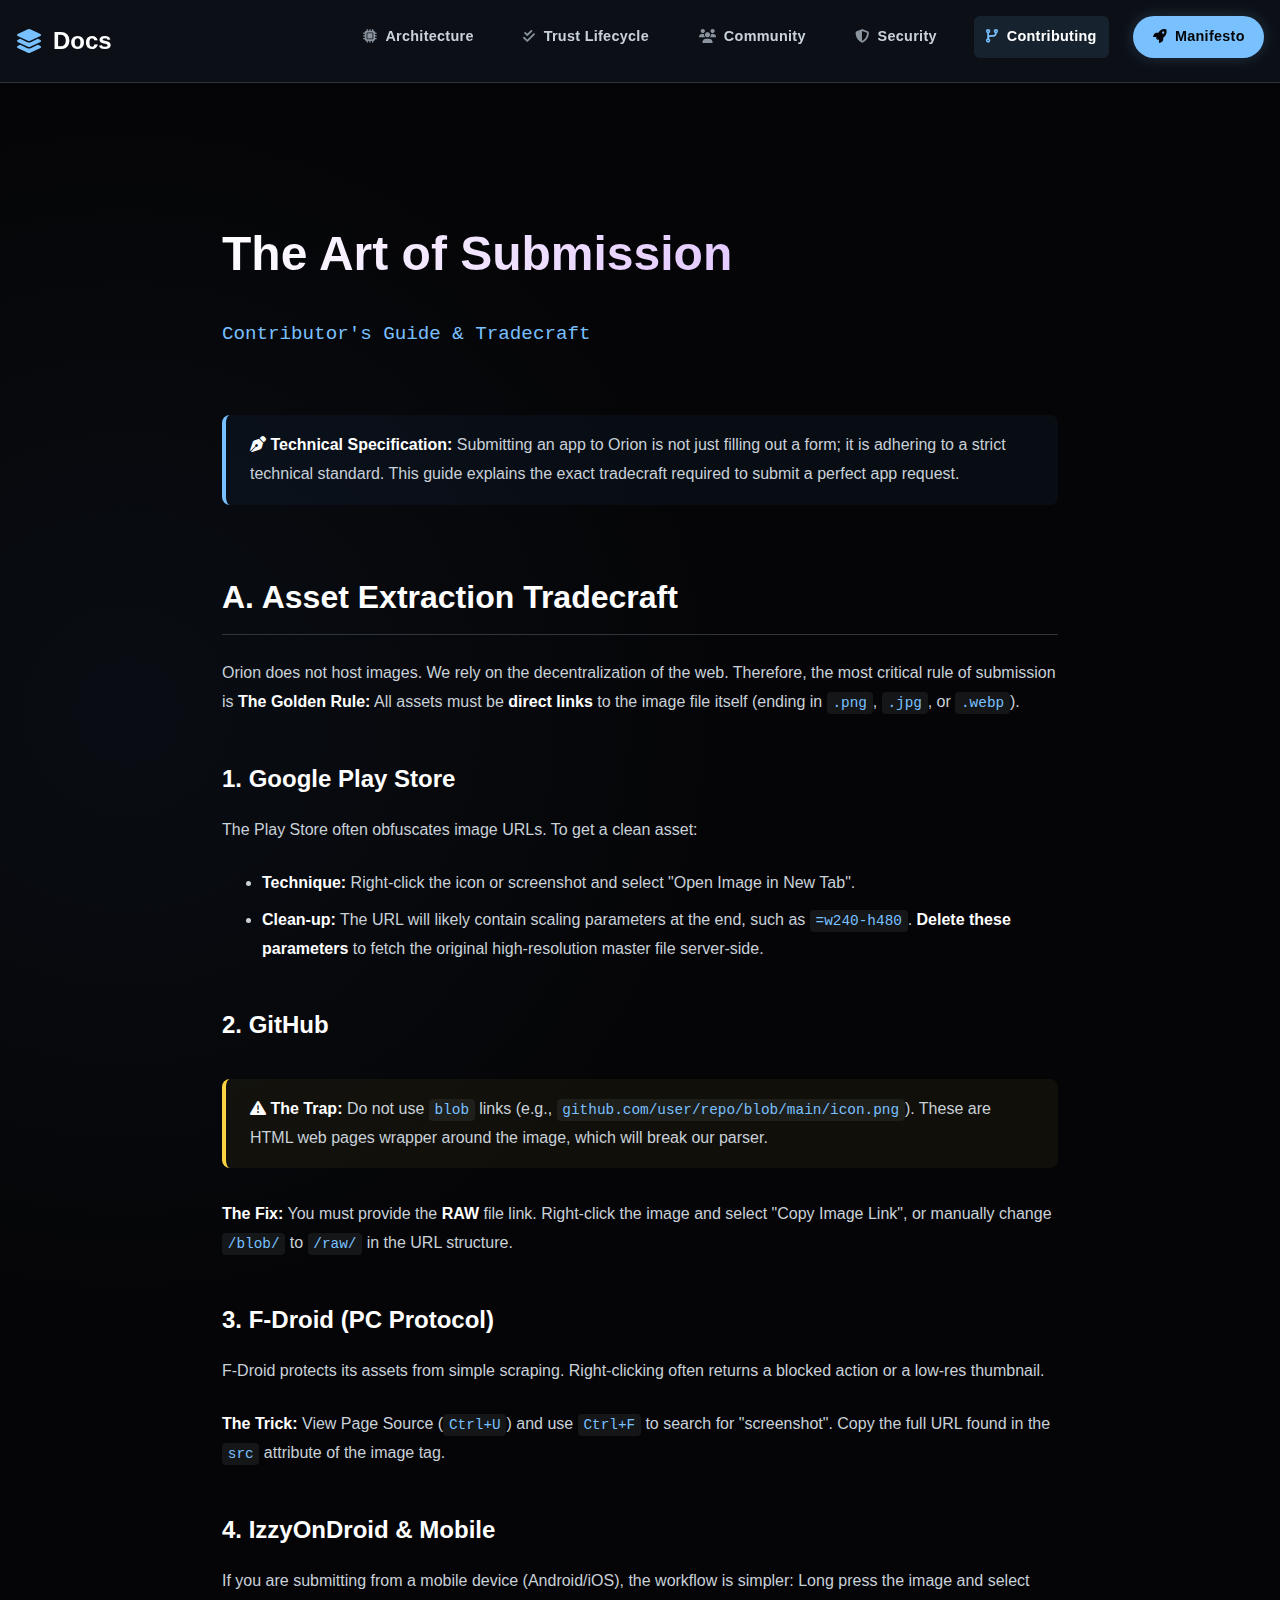
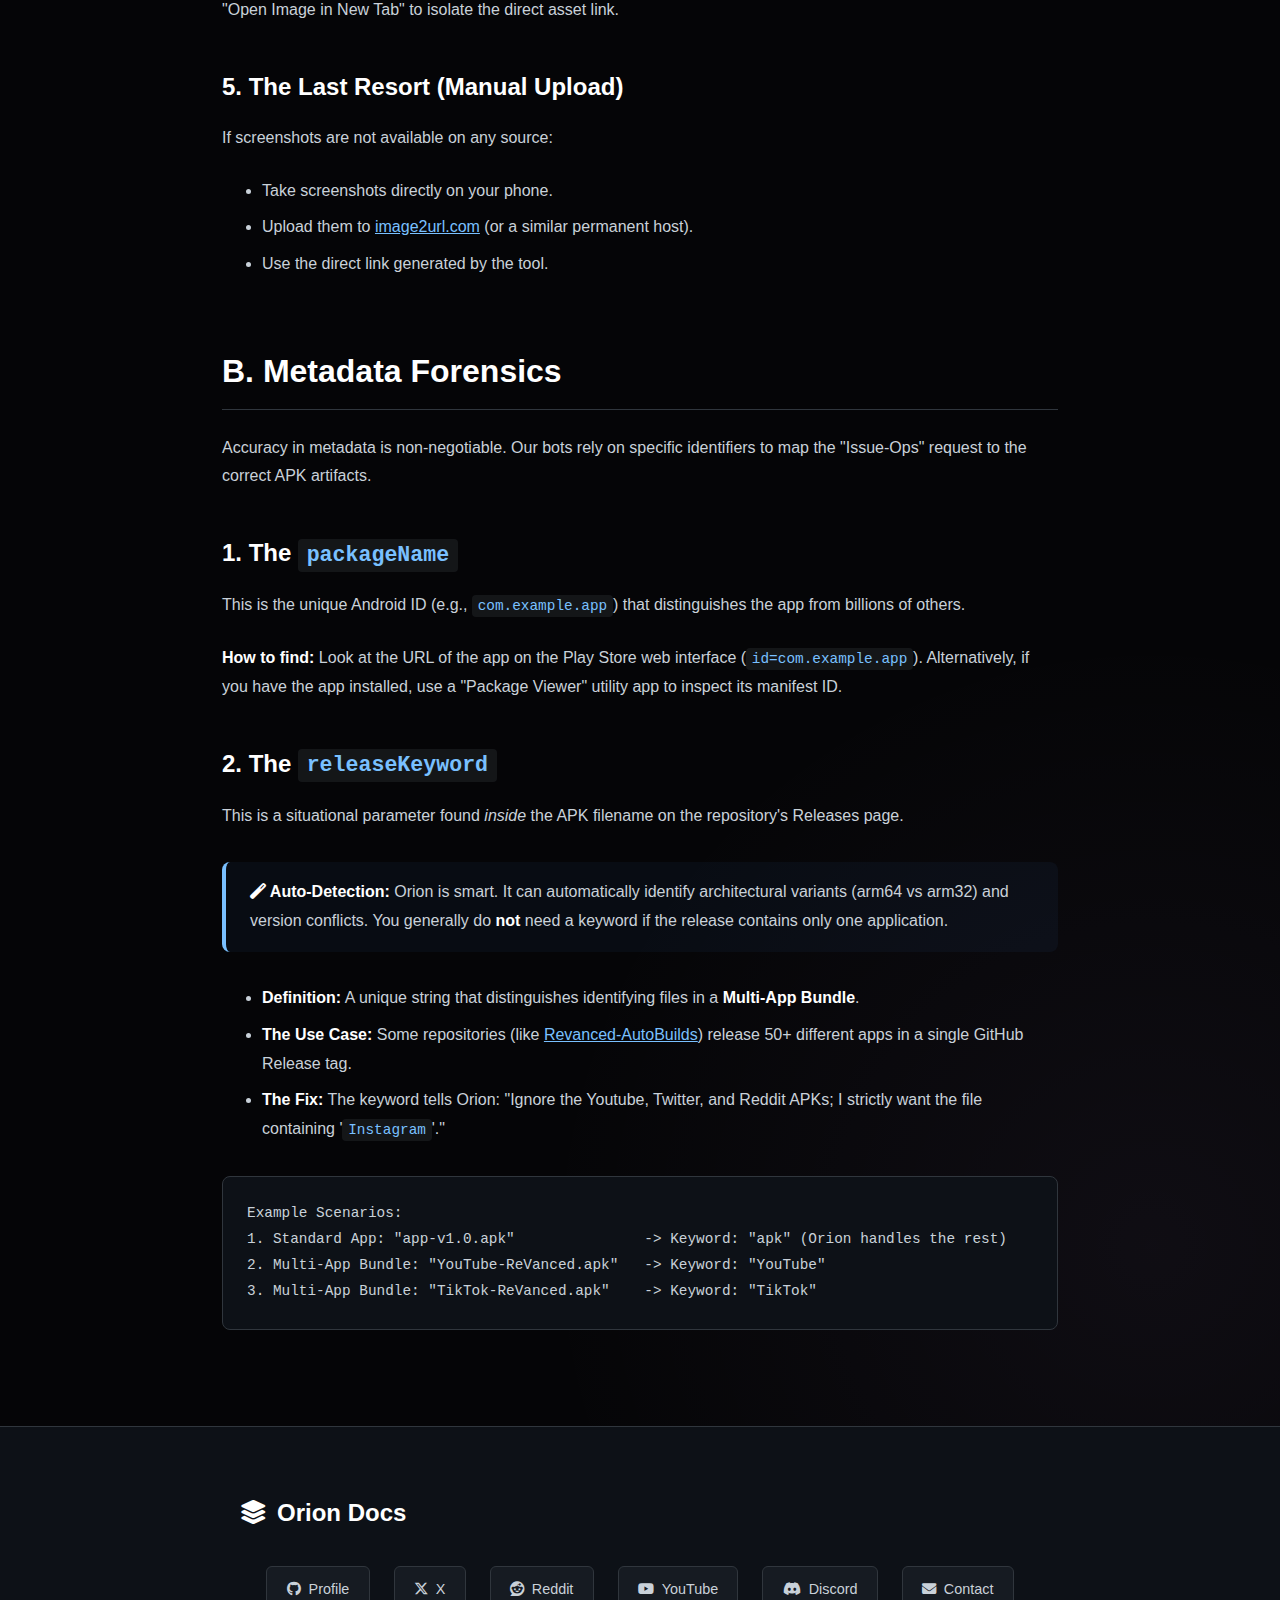
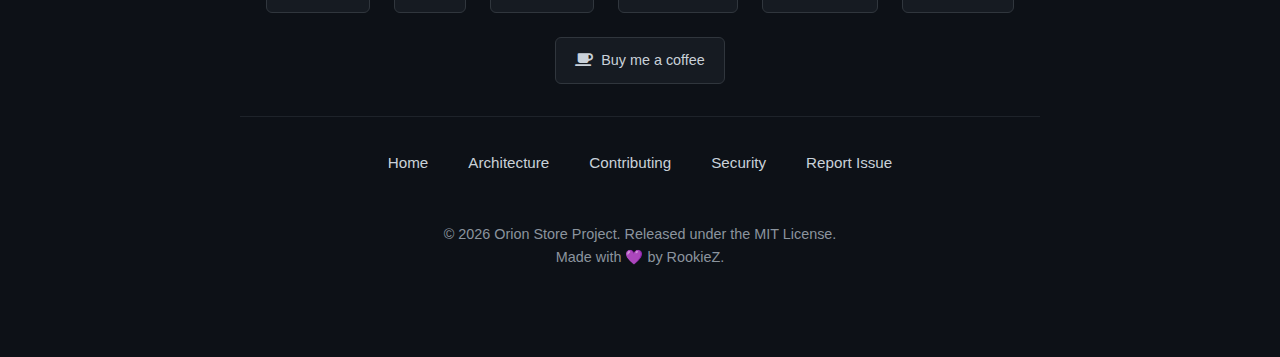
<file: contributor_guide.html>
<!DOCTYPE html>
<html lang="en">

<head>
    <meta charset="UTF-8">
    <meta name="viewport" content="width=device-width, initial-scale=1.0">
    <title>Contributor's Guide | Orion Store</title>
    <link rel="stylesheet" href="https://cdnjs.cloudflare.com/ajax/libs/font-awesome/6.4.0/css/all.min.css">
    <link rel="stylesheet" href="style.css">
</head>

<body>

    <header>
        <div class="nav-container">
            <a href="index.html" class="logo"><i class="fa-solid fa-layer-group"></i> Docs</a>
            <div class="hamburger" id="hamburger"><i class="fas fa-bars"></i></div>
            <ul class="nav-links" id="nav-links">
                <li><a href="architecture.html"><i class="fas fa-microchip"></i> Architecture</a></li>
                <li><a href="trust_lifecycle.html"><i class="fas fa-check-double"></i> Trust Lifecycle</a></li>
                <li><a href="community_engine.html"><i class="fas fa-users"></i> Community</a></li>
                <li><a href="security.html"><i class="fas fa-shield-halved"></i> Security</a></li>
                <li><a href="contributor_guide.html" class="active"><i class="fas fa-code-branch"></i> Contributing</a>
                </li>
                <li><a href="index.html#philosophy" class="nav-btn"><i class="fas fa-rocket"></i> Manifesto</a></li>
            </ul>
        </div>
    </header>

    <main>
        <h1 class="page-title">The Art of Submission</h1>
        <p class="subtitle">Contributor's Guide & Tradecraft</p>

        <div class="alert alert-note">
            <strong><i class="fas fa-pen-nib"></i> Technical Specification:</strong>
            Submitting an app to Orion is not just filling out a form; it is adhering to a strict technical standard.
            This guide explains the exact tradecraft required to submit a perfect app request.
        </div>

        <section>
            <h2>A. Asset Extraction Tradecraft</h2>
            <p>Orion does not host images. We rely on the decentralization of the web. Therefore, the most critical rule
                of submission is <strong>The Golden Rule:</strong> All assets must be <strong>direct links</strong> to
                the image file itself (ending in <code>.png</code>, <code>.jpg</code>, or <code>.webp</code>).</p>

            <h3>1. Google Play Store</h3>
            <p>The Play Store often obfuscates image URLs. To get a clean asset:</p>
            <ul>
                <li><strong>Technique:</strong> Right-click the icon or screenshot and select "Open Image in New Tab".
                </li>
                <li><strong>Clean-up:</strong> The URL will likely contain scaling parameters at the end, such as
                    <code>=w240-h480</code>. <strong>Delete these parameters</strong> to fetch the original
                    high-resolution master file server-side.
                </li>
            </ul>

            <h3>2. GitHub</h3>
            <div class="alert alert-warning">
                <strong><i class="fas fa-exclamation-triangle"></i> The Trap:</strong>
                Do not use <code>blob</code> links (e.g., <code>github.com/user/repo/blob/main/icon.png</code>). These
                are HTML web pages wrapper around the image, which will break our parser.
            </div>
            <p><strong>The Fix:</strong> You must provide the <strong>RAW</strong> file link. Right-click the image and
                select "Copy Image Link", or manually change <code>/blob/</code> to <code>/raw/</code> in the URL
                structure.</p>

            <h3>3. F-Droid (PC Protocol)</h3>
            <p>F-Droid protects its assets from simple scraping. Right-clicking often returns a blocked action or a
                low-res thumbnail.</p>
            <p><strong>The Trick:</strong> View Page Source (<code>Ctrl+U</code>) and use <code>Ctrl+F</code> to search
                for "screenshot". Copy the full URL found in the <code>src</code> attribute of the image tag.</p>

            <h3>4. IzzyOnDroid & Mobile</h3>
            <p>If you are submitting from a mobile device (Android/iOS), the workflow is simpler: Long press the image
                and select "Open Image in New Tab" to isolate the direct asset link.</p>
            <h3>5. The Last Resort (Manual Upload)</h3>
            <p>If screenshots are not available on any source:</p>
            <ul>
                <li>Take screenshots directly on your phone.</li>
                <li>Upload them to <a href="https://www.image2url.com" target="_blank"
                        style="color: var(--accent-primary);">image2url.com</a> (or a similar permanent host).</li>
                <li>Use the direct link generated by the tool.</li>
            </ul>
        </section>

        <section>
            <h2>B. Metadata Forensics</h2>
            <p>Accuracy in metadata is non-negotiable. Our bots rely on specific identifiers to map the "Issue-Ops"
                request to the correct APK artifacts.</p>

            <h3>1. The <code>packageName</code></h3>
            <p>This is the unique Android ID (e.g., <code>com.example.app</code>) that distinguishes the app from
                billions of others.</p>
            <p><strong>How to find:</strong> Look at the URL of the app on the Play Store web interface
                (<code>id=com.example.app</code>). Alternatively, if you have the app installed, use a "Package Viewer"
                utility app to inspect its manifest ID.</p>

            <h3>2. The <code>releaseKeyword</code></h3>
            <p>This is a situational parameter found <em>inside</em> the APK filename on the repository's Releases page.
            </p>

            <div class="alert alert-note">
                <strong><i class="fas fa-magic"></i> Auto-Detection:</strong>
                Orion is smart. It can automatically identify architectural variants (arm64 vs arm32) and version
                conflicts. You generally do <strong>not</strong> need a keyword if the release contains only one
                application.
            </div>

            <ul>
                <li><strong>Definition:</strong> A unique string that distinguishes identifying files in a
                    <strong>Multi-App Bundle</strong>.
                </li>
                <li><strong>The Use Case:</strong> Some repositories (like <a
                        href="https://github.com/RookieEnough/Revanced-AutoBuilds" target="_blank"
                        style="color: var(--accent-primary);">Revanced-AutoBuilds</a>) release 50+ different apps in a
                    single GitHub Release tag.</li>
                <li><strong>The Fix:</strong> The keyword tells Orion: "Ignore the Youtube, Twitter, and Reddit APKs; I
                    strictly want the file containing '<code>Instagram</code>'."</li>
            </ul>
            <div class="code-block">
                <pre><code class="language-plaintext">Example Scenarios:
1. Standard App: "app-v1.0.apk"               -> Keyword: "apk" (Orion handles the rest)
2. Multi-App Bundle: "YouTube-ReVanced.apk"   -> Keyword: "YouTube"
3. Multi-App Bundle: "TikTok-ReVanced.apk"    -> Keyword: "TikTok"</code></pre>
            </div>
        </section>

    </main>

    <footer>
        <div class="footer-content">
            <div class="footer-top">
                <div class="footer-brand">
                    <i class="fa-solid fa-layer-group"></i> Orion Docs
                </div>
                <div class="social-links">
                    <a href="https://github.com/RookieEnough" class="social-btn gh" target="_blank">
                        <i class="fab fa-github"></i> Profile
                    </a>
                    <a href="https://x.com/_Rookie_Z" class="social-btn x" target="_blank">
                        <i class="fa-brands fa-x-twitter"></i> X
                    </a>
                    <a href="https://www.reddit.com/r/OrionStore" class="social-btn reddit" target="_blank">
                        <i class="fa-brands fa-reddit"></i> Reddit
                    </a>
                    <a href="https://www.youtube.com/@TECHBOOKTechnical" class="social-btn youtube" target="_blank">
                        <i class="fa-brands fa-youtube"></i> YouTube
                    </a>
                    <a href="https://discord.com/invite/CrM6y4ujnq" class="social-btn discord" target="_blank">
                        <i class="fa-brands fa-discord"></i> Discord
                    </a>
                    <a href="mailto:sarthaksinha5088@gmail.com" class="social-btn email">
                        <i class="fas fa-envelope"></i> Contact
                    </a>
                    <a href="https://buymeacoffee.com/rookiez" class="social-btn coffee" target="_blank">
                        <i class="fas fa-coffee"></i> Buy me a coffee
                    </a>
                </div>
            </div>

            <div class="footer-divider"></div>

            <div class="footer-links-row">
                <a href="index.html" class="footer-link">Home</a>
                <a href="architecture.html" class="footer-link">Architecture</a>
                <a href="contributor_guide.html" class="footer-link">Contributing</a>
                <a href="security.html" class="footer-link">Security</a>
                <a href="https://github.com/RookieEnough/Orion-Store/issues" target="_blank" class="footer-link">Report
                    Issue</a>
            </div>

            <p class="copyright">
                &copy; 2026 Orion Store Project. Released under the MIT License.<br>
                Made with <span class="heart">💜</span> by RookieZ.
            </p>
        </div>
    </footer>

    <script>
        document.getElementById('hamburger').addEventListener('click', () => {
            document.getElementById('nav-links').classList.toggle('active');
        });
    </script>
</body>

</html>
</file>
<file: style.css>
/* Orion Docs Shared Styles */
:root {
    --bg-color: #050507;
    --bg-secondary: #0d1117;
    --text-color: #c9d1d9;
    --heading-color: #ffffff;
    --accent-primary: #79c0ff;
    --accent-secondary: #d2a8ff;
    --accent-glow: rgba(121, 192, 255, 0.4);
    --border-color: #30363d;
    --card-bg: #161b22;
    --card-hover: #1f242c;
    --nav-bg: rgba(13, 17, 23, 0.95);
    --font-mono: 'SFMono-Regular', Consolas, 'Liberation Mono', Menlo, monospace;
    --font-sans: 'Inter', -apple-system, BlinkMacSystemFont, "Segoe UI", Helvetica, Arial, sans-serif;
    --transition-speed: 0.3s;
}

* {
    box-sizing: border-box;
}

body {
    background-color: var(--bg-color);
    color: var(--text-color);
    font-family: var(--font-sans);
    line-height: 1.8;
    margin: 0;
    padding: 0;
    overflow-x: hidden;
    background-image:
        radial-gradient(circle at 10% 20%, rgba(88, 166, 255, 0.05) 0%, transparent 20%),
        radial-gradient(circle at 90% 80%, rgba(210, 168, 255, 0.05) 0%, transparent 20%);
}

/* --- Navigation --- */
header {
    position: fixed;
    top: 0;
    width: 100%;
    z-index: 1000;
    backdrop-filter: blur(12px);
    background: var(--nav-bg);
    border-bottom: 1px solid var(--border-color);
}

.nav-container {
    max-width: 1400px;
    margin: 0 auto;
    padding: 1rem;
    display: flex;
    justify-content: space-between;
    align-items: center;
}

.logo {
    font-size: 1.5rem;
    font-weight: 800;
    color: var(--heading-color);
    text-decoration: none;
    display: flex;
    align-items: center;
    gap: 10px;
}

.logo i {
    color: var(--accent-primary);
}

.nav-links {
    display: flex;
    gap: 1.5rem;
    list-style: none;
    margin: 0;
    padding: 0;
    align-items: center;
}

.nav-links a {
    color: var(--text-color);
    text-decoration: none;
    font-weight: 600;
    font-size: 0.9rem;
    transition: all 0.3s ease;
    display: flex;
    align-items: center;
    gap: 8px;
    padding: 0.5rem 0.8rem;
    border-radius: 6px;
    letter-spacing: 0.3px;
}

.nav-links a i {
    font-size: 0.85rem;
    color: #8b949e;
    /* Muted icon color by default */
    transition: color 0.3s;
}

/* Hover State */
.nav-links a:not(.nav-btn):hover,
.nav-links a.active {
    color: var(--heading-color);
    background: rgba(121, 192, 255, 0.1);
    /* Subtle pill background */
}

.nav-links a:not(.nav-btn):hover i,
.nav-links a.active i {
    color: var(--accent-primary);
}

/* Remove old underline */
.nav-links a.active::after {
    display: none;
}

/* CTA Button ("Manifesto") */
.nav-links .nav-btn {
    background: var(--accent-primary);
    color: #050507 !important;
    /* Dark text for contrast */
    padding: 0.5rem 1.2rem;
    border-radius: 50px;
    box-shadow: 0 0 15px rgba(121, 192, 255, 0.2);
    transform: translateY(0);
}

.nav-links .nav-btn:hover {
    transform: translateY(-2px);
    box-shadow: 0 0 20px rgba(121, 192, 255, 0.5);
    background: #ffffff;
}

.nav-links .nav-btn i {
    color: #050507 !important;
}

/* Custom GitHub Star Button */
.github-star-btn {
    display: flex !important;
    align-items: center;
    gap: 8px;
    background: linear-gradient(135deg, rgba(255, 215, 0, 0.1), rgba(255, 255, 255, 0.05));
    border: 1px solid rgba(255, 215, 0, 0.4);
    color: #ffd700 !important;
    /* Gold */
    padding: 0.5rem 1rem;
    border-radius: 50px;
    font-size: 0.85rem;
    font-weight: 600;
    transition: all 0.3s ease;
    text-decoration: none;
    box-shadow: 0 0 10px rgba(255, 215, 0, 0.1);
}

.github-star-btn:hover {
    background: rgba(255, 215, 0, 0.2);
    box-shadow: 0 0 20px rgba(255, 215, 0, 0.3);
    transform: translateY(-2px);
    border-color: #ffd700;
}

.github-star-btn i {
    color: #ffd700 !important;
    font-size: 1rem;
}

.hamburger {
    display: none;
    cursor: pointer;
    color: var(--text-color);
    font-size: 1.5rem;
}

/* --- Layout --- */
main {
    max-width: 900px;
    margin: 8rem auto 4rem;
    padding: 0 2rem;
    animation: fadeIn 0.8s ease-out;
}

.page-title {
    font-size: 3rem;
    color: var(--heading-color);
    margin-bottom: 1rem;
    background: linear-gradient(120deg, var(--heading-color), var(--accent-secondary));
    -webkit-background-clip: text;
    -webkit-text-fill-color: transparent;
}

.subtitle {
    font-size: 1.2rem;
    color: var(--accent-primary);
    margin-bottom: 4rem;
    font-family: var(--font-mono);
}

/* --- Content Styling --- */
h2 {
    font-size: 2rem;
    margin-top: 4rem;
    margin-bottom: 1.5rem;
    color: var(--heading-color);
    border-bottom: 1px solid var(--border-color);
    padding-bottom: 0.5rem;
}

h3 {
    font-size: 1.5rem;
    color: var(--heading-color);
    margin-top: 2.5rem;
    margin-bottom: 1rem;
}

p {
    margin-bottom: 1.5rem;
}

strong {
    color: var(--heading-color);
}

ul {
    margin-bottom: 2rem;
}

li {
    margin-bottom: 0.5rem;
}

code {
    background: rgba(110, 118, 129, 0.15);
    padding: 0.2em 0.4em;
    border-radius: 4px;
    font-family: var(--font-mono);
    color: var(--accent-primary);
    font-size: 0.9em;
}

pre {
    background: #0d1117;
    padding: 1.5rem;
    border-radius: 8px;
    overflow-x: auto;
    border: 1px solid var(--border-color);
    margin-bottom: 2rem;
}

pre code {
    background: none;
    padding: 0;
    color: inherit;
    font-size: 0.9rem;
}

blockquote {
    border-left: 4px solid var(--accent-secondary);
    background: rgba(210, 168, 255, 0.05);
    margin: 2rem 0;
    padding: 1rem 1.5rem;
    border-radius: 0 8px 8px 0;
    color: #e2e8f0;
}

/* --- Components --- */
.mermaid-wrapper {
    background: #0d1117;
    padding: 2rem;
    border-radius: 8px;
    border: 1px solid var(--border-color);
    margin: 2rem 0;
    display: flex;
    justify-content: center;
    overflow-x: auto;
}

.mermaid-wrapper svg {
    max-width: 500px;
    height: auto;
}

/* --- Layering --- */
#constellation-canvas {
    position: fixed;
    top: 0;
    left: 0;
    width: 100%;
    height: 100%;
    z-index: 1;
    /* Above body bg, below content */
    pointer-events: none;
}

header,
main,
footer,
.hero {
    position: relative;
    z-index: 5;
    /* Explicitly above canvas */
}

/* Ensure header stays top */
header {
    z-index: 1000;
}

.alert {
    padding: 1rem 1.5rem;
    border-radius: 8px;
    margin: 2rem 0;
    border-left: 4px solid;
    background: var(--card-bg);
}

.alert-note {
    border-color: var(--accent-primary);
    background: rgba(88, 166, 255, 0.05);
}

.alert-warning {
    border-color: #f9d342;
    background: rgba(249, 211, 66, 0.05);
}

.alert-caution {
    border-color: #ff7b72;
    background: rgba(255, 123, 114, 0.05);
}

/* --- Footer --- */
footer {
    background: var(--bg-secondary);
    border-top: 1px solid var(--border-color);
    padding: 4rem 1rem;
    text-align: center;
    margin-top: 6rem;
}

.footer-content {
    max-width: 800px;
    margin: 0 auto;
    display: flex;
    flex-direction: column;
    gap: 2rem;
    align-items: center;
    width: 100%;
}

.footer-top {
    display: flex;
    justify-content: space-between;
    align-items: center;
    width: 100%;
    flex-wrap: wrap;
    gap: 2rem;
}

.footer-brand {
    font-size: 1.5rem;
    font-weight: 800;
    color: var(--heading-color);
    display: flex;
    align-items: center;
    gap: 10px;
}

.footer-divider {
    width: 100%;
    height: 1px;
    background: var(--border-color);
    opacity: 0.5;
}

.footer-links-row {
    display: flex;
    gap: 2.5rem;
    flex-wrap: wrap;
    justify-content: center;
}

.footer-link {
    color: var(--text-color);
    text-decoration: none;
    font-size: 0.95rem;
    font-weight: 500;
    transition: color 0.2s;
}

.footer-link:hover {
    color: var(--accent-primary);
}

.copyright {
    font-size: 0.9rem;
    color: #8b949e;
    text-align: center;
    line-height: 1.6;
}

.social-links {
    display: flex;
    gap: 1.5rem;
    flex-wrap: wrap;
    justify-content: center;
}

.social-btn {
    display: flex;
    align-items: center;
    gap: 0.5rem;
    background: var(--card-bg);
    border: 1px solid var(--border-color);
    padding: 0.6rem 1.2rem;
    border-radius: 6px;
    color: var(--text-color);
    text-decoration: none;
    font-weight: 500;
    transition: all 0.2s;
    font-size: 0.9rem;
}

.social-btn:hover {
    background: var(--card-hover);
    color: var(--heading-color);
    border-color: var(--accent-primary);
    transform: translateY(-2px);
}

.heart {
    color: #a371f7;
    animation: pulse 1.5s infinite;
    display: inline-block;
}

@keyframes fadeIn {
    from {
        opacity: 0;
        transform: translateY(20px);
    }

    to {
        opacity: 1;
        transform: translateY(0);
    }
}

@keyframes pulse {
    0% {
        transform: scale(1);
    }

    50% {
        transform: scale(1.2);
    }

    100% {
        transform: scale(1);
    }
}

@media (max-width: 768px) {
    .nav-links {
        display: none;
        flex-direction: column;
        position: absolute;
        top: 60px;
        left: 0;
        width: 100%;
        background: var(--nav-bg);
        padding: 2rem;
        text-align: center;
        border-bottom: 1px solid var(--border-color);
    }

    .nav-links.active {
        display: flex;
    }

    .hamburger {
        display: block;
    }

    .page-title {
        font-size: 2.5rem;
    }
}

/* --- Homepage Specific --- */
.hero {
    max-width: 900px;
    margin: 8rem auto 4rem;
    text-align: center;
    padding: 0 1rem;
    animation: fadeIn 1s ease-out;
}

.hero h1 {
    font-size: 4rem;
    margin-bottom: 1rem;
    color: var(--heading-color);
    letter-spacing: -2px;
    background: linear-gradient(120deg, var(--accent-primary), #fff, var(--accent-secondary));
    -webkit-background-clip: text;
    -webkit-text-fill-color: transparent;
    background-size: 200% auto;
    animation: shine 5s linear infinite;
}

.tagline {
    font-size: 1.5rem;
    color: var(--text-color);
    margin-bottom: 2.5rem;
    font-weight: 300;
}

.tech-pill-container {
    display: flex;
    justify-content: center;
    gap: 1rem;
    margin-bottom: 3rem;
    flex-wrap: wrap;
}

.tech-pill {
    background: rgba(56, 139, 253, 0.15);
    color: var(--accent-primary);
    padding: 0.4rem 1rem;
    border-radius: 50px;
    font-family: var(--font-mono);
    font-size: 0.9rem;
    border: 1px solid rgba(56, 139, 253, 0.3);
}

.cta-button {
    display: inline-block;
    background: var(--accent-primary);
    color: #000;
    padding: 1rem 2.5rem;
    text-decoration: none;
    font-weight: 700;
    border-radius: 50px;
    transition: transform 0.2s, box-shadow 0.2s;
    box-shadow: 0 0 20px rgba(88, 166, 255, 0.3);
}

.cta-button:hover {
    transform: translateY(-2px);
    box-shadow: 0 0 30px rgba(88, 166, 255, 0.5);
}

.card-grid {
    display: grid;
    grid-template-columns: repeat(auto-fit, minmax(280px, 1fr));
    gap: 2rem;
    margin-top: 2rem;
}

.card {
    background: var(--card-bg);
    border: 1px solid var(--border-color);
    padding: 2rem;
    border-radius: 12px;
    transition: all 0.3s ease;
    position: relative;
    overflow: hidden;
}

.card:hover {
    transform: translateY(-5px);
    border-color: var(--accent-primary);
    box-shadow: 0 10px 30px -10px rgba(0, 0, 0, 0.5);
}

.card::before {
    content: '';
    position: absolute;
    top: 0;
    left: 0;
    width: 100%;
    height: 4px;
    background: linear-gradient(90deg, var(--accent-primary), var(--accent-secondary));
    opacity: 0;
    transition: opacity 0.3s;
}

.card:hover::before {
    opacity: 1;
}

.card h3 {
    margin-top: 0;
    font-size: 1.25rem;
    color: var(--heading-color);
    display: flex;
    align-items: center;
    gap: 10px;
}

.icon-box {
    display: inline-flex;
    align-items: center;
    justify-content: center;
    width: 40px;
    height: 40px;
    background: rgba(121, 192, 255, 0.1);
    border-radius: 8px;
    color: var(--accent-primary);
    margin-bottom: 1rem;
}

.link-list {
    list-style: none;
    padding: 0;
}

.link-list li {
    margin-bottom: 1rem;
    background: var(--card-bg);
    border: 1px solid var(--border-color);
    border-radius: 8px;
    transition: border-color 0.2s;
}

.link-list li:hover {
    border-color: var(--accent-primary);
}

.link-list a {
    display: block;
    padding: 1.5rem;
    color: var(--accent-primary);
    text-decoration: none;
    font-weight: bold;
    display: flex;
    justify-content: space-between;
    align-items: center;
}

.link-list a span {
    color: var(--text-color);
    font-weight: normal;
    font-size: 0.9rem;
}

@keyframes shine {
    0% {
        background-position: 0% 50%;
    }

    100% {
        background-position: 200% 50%;
    }
}

/* --- Curvy Roadmap (Desktop Default) --- */
.roadmap {
    position: relative;
    max-width: 800px;
    margin: 4rem auto;
    padding: 2rem 0;
}

.roadmap-step {
    position: relative;
    width: 45%;
    background: var(--card-bg);
    border: 1px solid var(--border-color);
    border-radius: 12px;
    padding: 1.5rem;
    margin: 2rem 0;
    transition: transform 0.3s;
    z-index: 2;
}

.roadmap-step:hover {
    transform: scale(1.02);
    border-color: var(--accent-primary);
    box-shadow: 0 0 20px rgba(121, 192, 255, 0.1);
}

.roadmap-step:nth-child(odd) {
    margin-left: auto;
    border-left: 4px solid var(--accent-primary);
}

.roadmap-step:nth-child(even) {
    margin-right: auto;
    border-right: 4px solid var(--accent-secondary);
}

/* Dotted Line */
.roadmap::before {
    content: '';
    position: absolute;
    top: 50px;
    bottom: 0;
    left: 50%;
    width: 4px;
    background-image: linear-gradient(to bottom, var(--border-color) 33%, rgba(255, 255, 255, 0) 0%);
    background-position: right;
    background-size: 2px 20px;
    background-repeat: repeat-y;
    transform: translateX(-50%);
    z-index: 1;
}

/* Curved Connectors */
.roadmap-step::after {
    content: '';
    position: absolute;
    top: 50%;
    width: 55%;
    height: 2px;
    border-top: 2px dashed var(--border-color);
    z-index: 1;
}

.roadmap-step:nth-child(odd)::after {
    right: 100%;
}

.roadmap-step:nth-child(even)::after {
    left: 100%;
}

/* Step Number */
.step-number {
    position: absolute;
    top: -15px;
    width: 35px;
    height: 35px;
    background: var(--bg-secondary);
    border: 2px solid var(--accent-primary);
    color: var(--accent-primary);
    border-radius: 50%;
    display: flex;
    align-items: center;
    justify-content: center;
    font-weight: 800;
    font-family: var(--font-mono);
    box-shadow: 0 4px 10px rgba(0, 0, 0, 0.5);
    z-index: 3;
}

.roadmap-step:nth-child(odd) .step-number {
    left: -15px;
}

.roadmap-step:nth-child(even) .step-number {
    right: -15px;
    border-color: var(--accent-secondary);
    color: var(--accent-secondary);
}

.roadmap-step h3 {
    margin: 0.5rem 0;
    font-size: 1.2rem;
    color: var(--heading-color);
}

/* --- Mobile Optimization --- */
@media (max-width: 768px) {

    /* Navigation */
    .nav-links {
        display: none;
        flex-direction: column;
        position: absolute;
        top: 60px;
        left: 0;
        width: 100%;
        gap: 1rem;
        background: rgba(13, 17, 23, 0.98);
        /* Opaque for readability */
        padding: 2rem 1.5rem;
        text-align: center;
        border-bottom: 1px solid var(--border-color);
        box-shadow: 0 20px 40px rgba(0, 0, 0, 0.5);
    }

    .nav-links.active {
        display: flex;
    }

    .hamburger {
        display: block;
    }

    /* Layout & Spacing */
    main,
    .hero {
        margin-top: 6rem;
        padding: 0 1.25rem;
    }

    .hero h1 {
        font-size: 2.5rem;
    }

    .page-title {
        font-size: 2.2rem;
        line-height: 1.2;
    }

    h2 {
        font-size: 1.75rem;
        margin-top: 3rem;
    }

    /* Diagrams & code */
    .mermaid-wrapper {
        padding: 1rem;
    }

    .mermaid-wrapper svg {
        width: 100%;
        /* Force scaling */
        height: auto;
    }

    /* Roadmap Mobile Override */
    .roadmap::before {
        left: 20px;
    }

    .roadmap-step {
        width: 85%;
        margin-left: 50px !important;
        margin-right: 0 !important;
        padding: 1.25rem;
    }

    .roadmap-step::after {
        display: none;
    }

    .roadmap-step:nth-child(even) {
        border-right: 1px solid var(--border-color);
        border-left: 4px solid var(--accent-secondary);
    }

    .step-number {
        left: -45px !important;
        right: auto !important;
    }

    /* Table Responsiveness */
    table {
        display: block;
        width: 100%;
        overflow-x: auto;
        white-space: nowrap;
    }
}
</file>
